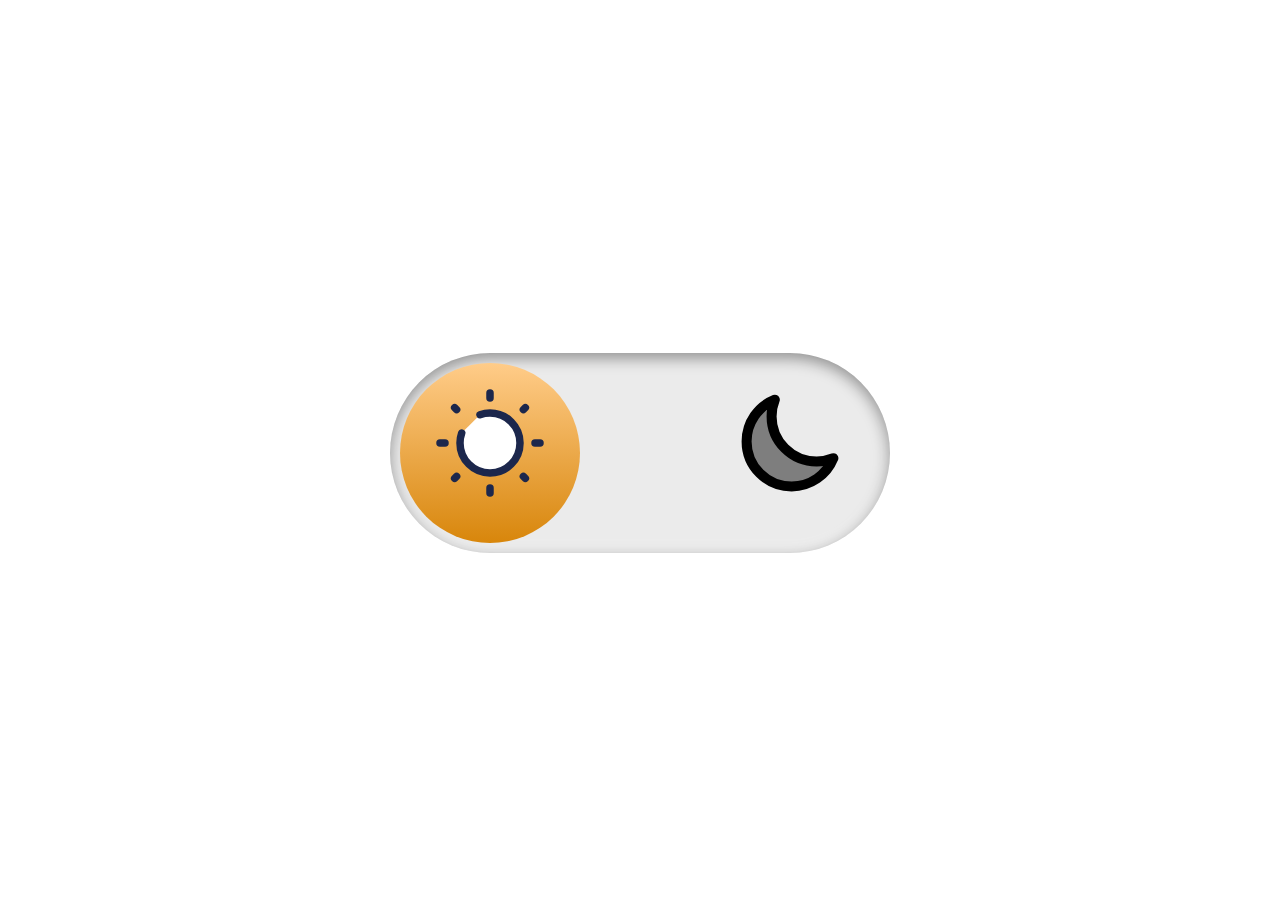
<file: 5-mashq/index.html>
<!DOCTYPE html>
<html lang="en">
  <head>
    <meta charset="UTF-8" />
    <meta name="viewport" content="width=device-width, initial-scale=1.0" />
    <link rel="stylesheet" href="style.css" />
    <title>5-mashq</title>
  </head>
  <body>
    <input type="checkbox" id="darkmode-toggle" />
    <label for="darkmode-toggle"
      ><svg
        class="sun"
        width="800px"
        height="800px"
        viewBox="0 0 24 24"
        fill="none"
        xmlns="http://www.w3.org/2000/svg"
      >
        <path
          d="M12 2V3"
          stroke="#1C274C"
          stroke-width="1.5"
          stroke-linecap="round"
        />
        <path
          d="M12 21V22"
          stroke="#1C274C"
          stroke-width="1.5"
          stroke-linecap="round"
        />
        <path
          d="M22 12L21 12"
          stroke="#1C274C"
          stroke-width="1.5"
          stroke-linecap="round"
        />
        <path
          d="M3 12L2 12"
          stroke="#1C274C"
          stroke-width="1.5"
          stroke-linecap="round"
        />
        <path
          d="M19.0708 4.92969L18.678 5.32252"
          stroke="#1C274C"
          stroke-width="1.5"
          stroke-linecap="round"
        />
        <path
          d="M5.32178 18.6777L4.92894 19.0706"
          stroke="#1C274C"
          stroke-width="1.5"
          stroke-linecap="round"
        />
        <path
          d="M19.0708 19.0703L18.678 18.6775"
          stroke="#1C274C"
          stroke-width="1.5"
          stroke-linecap="round"
        />
        <path
          d="M5.32178 5.32227L4.92894 4.92943"
          stroke="#1C274C"
          stroke-width="1.5"
          stroke-linecap="round"
        />
        <path
          d="M6.34141 10C6.12031 10.6256 6 11.2987 6 12C6 15.3137 8.68629 18 12 18C15.3137 18 18 15.3137 18 12C18 8.68629 15.3137 6 12 6C11.2987 6 10.6256 6.12031 10 6.34141"
          stroke="#1C274C"
          stroke-width="1.5"
          stroke-linecap="round"
        />
      </svg>
      <svg
        class="moon"
        width="800px"
        height="800px"
        viewBox="0 0 24 24"
        fill="none"
        xmlns="http://www.w3.org/2000/svg"
      >
        <path
          d="M3.32031 11.6835C3.32031 16.6541 7.34975 20.6835 12.3203 20.6835C16.1075 20.6835 19.3483 18.3443 20.6768 15.032C19.6402 15.4486 18.5059 15.6834 17.3203 15.6834C12.3497 15.6834 8.32031 11.654 8.32031 6.68342C8.32031 5.50338 8.55165 4.36259 8.96453 3.32996C5.65605 4.66028 3.32031 7.89912 3.32031 11.6835Z"
          stroke="#000000"
          stroke-width="2"
          stroke-linecap="round"
          stroke-linejoin="round"
        />
      </svg>
    </label>
    <div class="background"></div>
  </body>
</html>
</file>
<file: 5-mashq/style.css>
body {
  margin: 0;
  width: 100vw;
  height: 100vh;
  display: flex;
  flex-direction: column;
  align-items: center;
  justify-content: center;
}
label {
  width: 500px;
  height: 200px;
  position: relative;
  display: block;
  background: #ebebeb;
  border-radius: 200px;
  box-shadow: inset 0px 5px 15px rgba(0, 0, 0, 0.4),
    inset 0px -5px 15px rgba(255, 255, 255, 0.4);
  cursor: pointer;
}
label::after {
  content: "";
  width: 180px;
  height: 180px;
  position: absolute;
  top: 10px;
  left: 10px;
  background: linear-gradient(180deg, #ffcc89, #d8860b);
  border-radius: 180px;
  box-sizing: 0px 5px 10px rgba(0, 0, 0, 0.2);
}
input {
  width: 0px;
  height: 0px;
  visibility: hidden;
}
input:checked + label {
  background: #242424;
}
input:checked + label:after {
  left: 490px;
  transform: translateX(-100%);
  background: linear-gradient(180deg, #777, #3a3a3a);
}
label,
label:after {
  transition: 0.3s;
}
label:active:after {
  width: 260px;
}
.background {
  width: 100vw;
  height: 100vh;
  background: #fff;
  z-index: -1;
  position: absolute;
  transition: 0.3s;
}
input:checked + label + .background {
  background: #242424;
}
label svg {
  position: absolute;
  width: 120px;
  top: 40px;
  z-index: 100;
}
label svg.sun {
  left: 40px;
  fill: #fff;
  transition: 0.3s;
}
label svg.moon {
  left: 340px;
  fill: #7e7e7e;
  transition: 0.3s;
}
input:checked + label svg.sun {
  fill: #7e7e7e;
}
input:checked + label svg.moon {
  fill: #fff;
}
label svg {
  position: absolute;
  width: 120px;
  top: 40px;
  z-index: 100;
}
label svg.sun {
  left: 40px;
  fill: #fff;
  transition: 0.3s;
}
label svg.moon {
  left: 340px;
  fill: #7e7e7e;
  transition: 0.3s;
}
input:checked + label svg.sun {
  fill: #7e7e7e;
}
input:checked + label svg.moon {
  fill: #fff;
}
.sun {
  margin-top: -350px;
}
.moon {
  margin-top: -350px;
}
</file>
